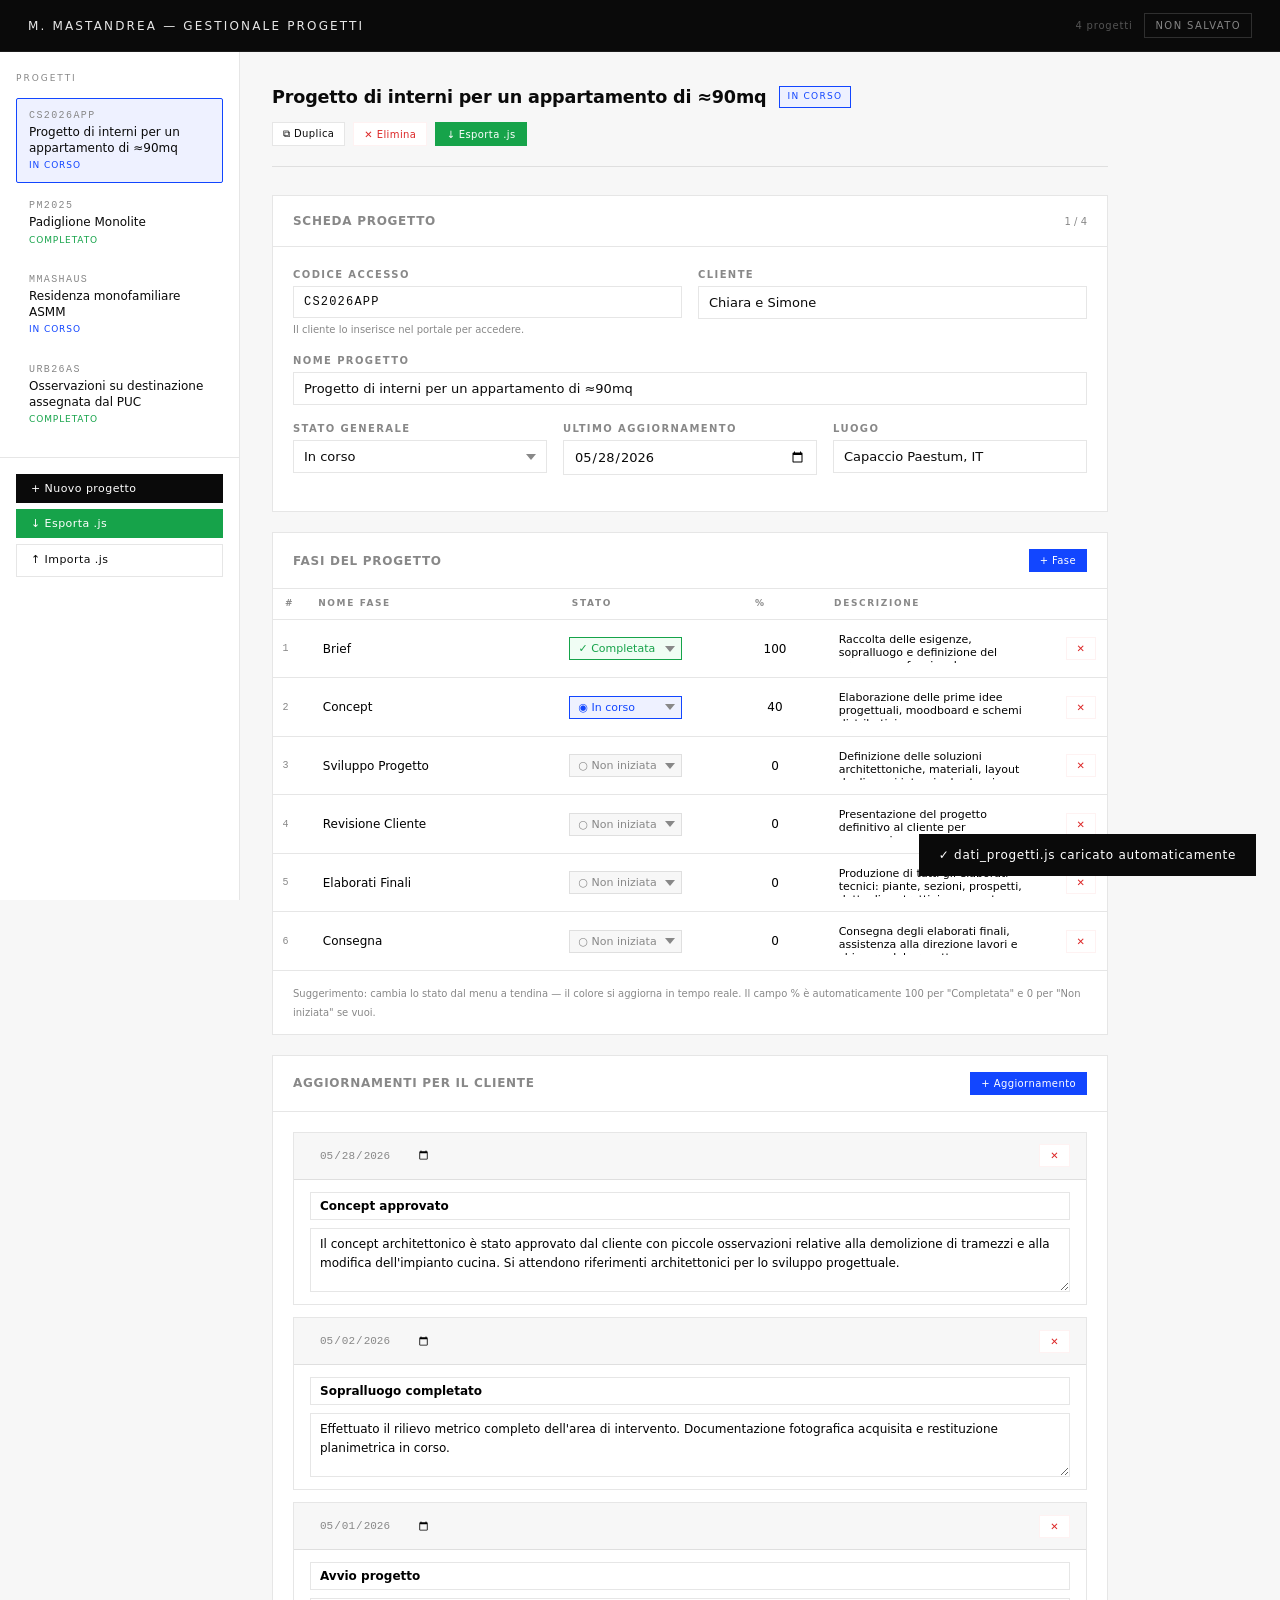
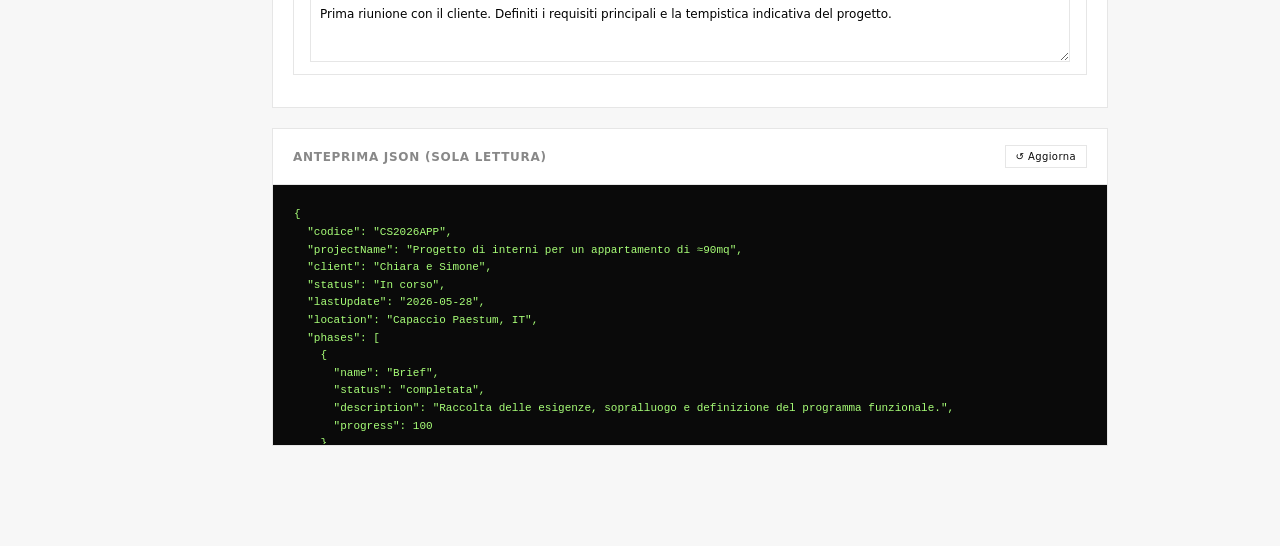
<file: admin.html>
<!DOCTYPE html>
<html lang="it">
<head>
  <meta charset="UTF-8"/>
  <meta name="viewport" content="width=device-width, initial-scale=1.0"/>
  <title>Admin — Gestionale Progetti</title>
  <style>
/* ═══════════════════════════════════════════════
   GESTIONALE PROGETTI — Marco Mastandrea
   Nessuna dipendenza esterna.
   ═══════════════════════════════════════════════ */
*, *::before, *::after { box-sizing: border-box; margin: 0; padding: 0; }

:root {
  --black:  #0a0a0a;
  --white:  #ffffff;
  --paper:  #f7f7f7;
  --rule:   rgba(10,10,10,.1);
  --gray:   #888;
  --blue:   #1246ff;
  --blue-bg:#eef1ff;
  --green:  #16a34a;
  --green-bg:#f0fdf4;
  --amber:  #d97706;
  --amber-bg:#fffbeb;
  --red:    #dc2626;
  --red-bg: #fef2f2;
  --f: system-ui, -apple-system, 'Segoe UI', sans-serif;
  --mono: 'SFMono-Regular','Consolas','Liberation Mono',monospace;
}

body {
  background: var(--paper);
  color: var(--black);
  font-family: var(--f);
  font-size: 13px;
  line-height: 1.5;
  -webkit-font-smoothing: antialiased;
}
::selection { background: var(--black); color: var(--white); }

/* ── NAV ─────────────────────────────────────── */
.nav {
  position: sticky; top: 0; z-index: 100;
  height: 52px;
  background: var(--black); color: var(--white);
  display: flex; align-items: center; justify-content: space-between;
  padding: 0 1.75rem;
  border-bottom: 1px solid rgba(255,255,255,.08);
}
.nav-logo { font-size: 12px; letter-spacing: .18em; text-transform: uppercase; opacity: .9; }
.nav-right { display: flex; align-items: center; gap: .75rem; }
.nav-badge {
  font-size: 10px; letter-spacing: .14em; text-transform: uppercase;
  padding: 4px 10px; border: 1px solid rgba(255,255,255,.15);
  color: rgba(255,255,255,.5);
}
.nav-hint { font-size: 10px; color: rgba(255,255,255,.3); letter-spacing: .08em; }

/* ── LAYOUT ──────────────────────────────────── */
.shell {
  display: grid;
  grid-template-columns: 240px 1fr;
  min-height: calc(100vh - 52px);
}
@media (max-width: 800px) { .shell { grid-template-columns: 1fr; } }

/* ── SIDEBAR ─────────────────────────────────── */
.sidebar {
  border-right: 1px solid var(--rule);
  background: var(--white);
  display: flex; flex-direction: column;
  position: sticky; top: 52px;
  height: calc(100vh - 52px);
  overflow-y: auto;
}
.sidebar-section { padding: 1.25rem 1rem; border-bottom: 1px solid var(--rule); }
.sidebar-label {
  font-size: 9px; letter-spacing: .22em; text-transform: uppercase;
  color: var(--gray); margin-bottom: .75rem; display: block;
}
.proj-list { display: flex; flex-direction: column; gap: 4px; }
.proj-item {
  padding: .6rem .75rem; cursor: pointer;
  border: 1px solid transparent;
  transition: background .15s, border-color .15s;
  border-radius: 2px;
}
.proj-item:hover { background: var(--paper); }
.proj-item.active { background: var(--blue-bg); border-color: var(--blue); }
.proj-item-code { font-size: 10px; letter-spacing: .14em; color: var(--gray); font-family: var(--mono); }
.proj-item-name { font-size: 12px; font-weight: 500; margin-top: 2px; line-height: 1.3; }
.proj-item-status { font-size: 9px; letter-spacing: .1em; text-transform: uppercase; margin-top: 3px; }
.proj-item-status.in-corso { color: var(--blue); }
.proj-item-status.completato { color: var(--green); }

.sidebar-actions { padding: 1rem; display: flex; flex-direction: column; gap: 6px; }

/* ── MAIN ────────────────────────────────────── */
.main { padding: 2rem 2rem 5rem; max-width: 900px; }
@media (max-width: 640px) { .main { padding: 1.25rem 1.25rem 4rem; } }

/* ── TOOLBAR ─────────────────────────────────── */
.toolbar {
  display: flex; align-items: center; justify-content: space-between;
  flex-wrap: wrap; gap: .75rem;
  margin-bottom: 1.75rem;
  padding-bottom: 1.25rem;
  border-bottom: 1px solid var(--rule);
}
.toolbar-title { font-size: 1.1rem; font-weight: 600; letter-spacing: -.01em; }
.toolbar-right { display: flex; gap: .5rem; flex-wrap: wrap; }

/* ── BUTTONS ─────────────────────────────────── */
.btn {
  display: inline-flex; align-items: center; gap: 6px;
  font-family: var(--f); font-size: 11px; font-weight: 500;
  letter-spacing: .04em; padding: 7px 14px;
  border: 1px solid var(--rule); background: var(--white);
  color: var(--black); cursor: pointer;
  transition: background .15s, border-color .15s, color .15s;
  white-space: nowrap;
}
.btn:hover { background: var(--paper); border-color: #bbb; }
.btn--primary { background: var(--black); color: var(--white); border-color: var(--black); }
.btn--primary:hover { background: #333; border-color: #333; }
.btn--blue { background: var(--blue); color: var(--white); border-color: var(--blue); }
.btn--blue:hover { background: #0030cc; border-color: #0030cc; }
.btn--green { background: var(--green); color: var(--white); border-color: var(--green); }
.btn--green:hover { background: #15803d; border-color: #15803d; }
.btn--danger { color: var(--red); border-color: var(--red-bg); }
.btn--danger:hover { background: var(--red-bg); }
.btn--sm { font-size: 10px; padding: 5px 10px; }

/* ── CARD ────────────────────────────────────── */
.card {
  background: var(--white); border: 1px solid var(--rule);
  margin-bottom: 1.25rem;
}
.card-head {
  padding: 1rem 1.25rem; border-bottom: 1px solid var(--rule);
  display: flex; align-items: center; justify-content: space-between; gap: .75rem;
}
.card-head-title { font-size: 12px; font-weight: 600; letter-spacing: .06em; text-transform: uppercase; color: var(--gray); }
.card-body { padding: 1.25rem; }

/* ── FORM FIELDS ─────────────────────────────── */
.field { margin-bottom: 1rem; }
.field:last-child { margin-bottom: 0; }
.field-label {
  display: block; font-size: 10px; font-weight: 600;
  letter-spacing: .14em; text-transform: uppercase; color: var(--gray);
  margin-bottom: 4px;
}
.field-input, .field-select, .field-textarea {
  width: 100%; font-family: var(--f); font-size: 13px;
  padding: 8px 10px; border: 1px solid var(--rule);
  background: var(--white); color: var(--black);
  outline: none; transition: border-color .15s;
  appearance: none;
}
.field-input:focus, .field-select:focus, .field-textarea:focus {
  border-color: var(--black);
}
.field-input.mono { font-family: var(--mono); font-size: 12px; letter-spacing: .1em; text-transform: uppercase; }
.field-textarea { resize: vertical; min-height: 72px; line-height: 1.55; }
.field-select { background-image: url("data:image/svg+xml,%3Csvg xmlns='http://www.w3.org/2000/svg' width='10' height='6'%3E%3Cpath d='M0 0l5 6 5-6z' fill='%23888'/%3E%3C/svg%3E"); background-repeat: no-repeat; background-position: right 10px center; padding-right: 28px; cursor: pointer; }
.field-row { display: grid; grid-template-columns: 1fr 1fr; gap: 1rem; }
@media (max-width: 600px) { .field-row { grid-template-columns: 1fr; } }
.field-row-3 { display: grid; grid-template-columns: 1fr 1fr 1fr; gap: 1rem; }
@media (max-width: 700px) { .field-row-3 { grid-template-columns: 1fr 1fr; } }

/* ── PHASE TABLE ─────────────────────────────── */
.phase-table { width: 100%; border-collapse: collapse; }
.phase-table th {
  text-align: left; font-size: 9px; font-weight: 600;
  letter-spacing: .18em; text-transform: uppercase; color: var(--gray);
  padding: .5rem .75rem; border-bottom: 1px solid var(--rule);
  white-space: nowrap;
}
.phase-table td { padding: .5rem .6rem; border-bottom: 1px solid var(--rule); vertical-align: middle; }
.phase-table tr:last-child td { border-bottom: none; }
.phase-table tr:hover td { background: var(--paper); }
.phase-num { font-size: 10px; color: var(--gray); font-family: var(--mono); width: 32px; }
.phase-name-cell { font-size: 13px; font-weight: 500; min-width: 140px; }
.phase-name-input {
  width: 100%; font-family: var(--f); font-size: 12px; font-weight: 500;
  border: 1px solid transparent; padding: 4px 6px; background: transparent;
  outline: none; transition: border-color .15s;
}
.phase-name-input:focus { border-color: var(--black); background: var(--white); }
.phase-select {
  font-family: var(--f); font-size: 11px; padding: 4px 24px 4px 8px;
  border: 1px solid var(--rule); background-color: var(--white);
  background-image: url("data:image/svg+xml,%3Csvg xmlns='http://www.w3.org/2000/svg' width='10' height='6'%3E%3Cpath d='M0 0l5 6 5-6z' fill='%23888'/%3E%3C/svg%3E");
  background-repeat: no-repeat; background-position: right 6px center;
  cursor: pointer; outline: none; appearance: none;
  transition: border-color .15s;
}
.phase-select:focus { border-color: var(--black); }
.phase-select.completata { background-color: var(--green-bg); color: var(--green); border-color: var(--green); }
.phase-select.in_corso   { background-color: var(--blue-bg);  color: var(--blue);  border-color: var(--blue); }
.phase-select.non_iniziata { background-color: var(--paper); color: var(--gray); }
.phase-progress {
  width: 60px; font-family: var(--f); font-size: 12px;
  border: 1px solid transparent; padding: 4px 6px; text-align: center;
  outline: none; transition: border-color .15s;
}
.phase-progress:focus { border-color: var(--black); }
.phase-desc-cell { font-size: 11px; color: var(--gray); max-width: 240px; }
.phase-desc-input {
  width: 100%; font-family: var(--f); font-size: 11px;
  border: 1px solid transparent; padding: 4px 6px; background: transparent;
  outline: none; resize: none; min-height: 36px; transition: border-color .15s;
}
.phase-desc-input:focus { border-color: var(--black); background: var(--white); }
.phase-drag { cursor: grab; color: var(--gray); font-size: 14px; user-select: none; padding: 0 4px; }
.phase-drag:active { cursor: grabbing; }

/* ── UPDATE LIST ─────────────────────────────── */
.update-item {
  border: 1px solid var(--rule); margin-bottom: .75rem; background: var(--white);
}
.update-item-head {
  display: flex; align-items: center; justify-content: space-between;
  padding: .6rem 1rem; border-bottom: 1px solid var(--rule);
  background: var(--paper);
}
.update-item-date { font-size: 11px; font-family: var(--mono); color: var(--gray); }
.update-item-title-display { font-size: 13px; font-weight: 600; }
.update-item-body { padding: .75rem 1rem; display: flex; flex-direction: column; gap: .5rem; }
.update-item input, .update-item textarea {
  width: 100%; font-family: var(--f); font-size: 12px;
  border: 1px solid var(--rule); padding: 6px 9px;
  outline: none; transition: border-color .15s; background: var(--white);
}
.update-item input:focus, .update-item textarea:focus { border-color: var(--black); }
.update-item textarea { resize: vertical; min-height: 64px; line-height: 1.6; }

/* ── BADGES ──────────────────────────────────── */
.badge {
  display: inline-block; font-size: 9px; letter-spacing: .14em;
  text-transform: uppercase; padding: 3px 8px; border: 1px solid;
}
.badge-green  { background: var(--green-bg);  color: var(--green); border-color: var(--green); }
.badge-blue   { background: var(--blue-bg);   color: var(--blue);  border-color: var(--blue); }
.badge-gray   { background: var(--paper);     color: var(--gray);  border-color: var(--rule); }

/* ── IMPORT / WELCOME ────────────────────────── */
.welcome {
  display: flex; flex-direction: column; align-items: center; justify-content: center;
  min-height: 60vh; text-align: center; gap: 1.25rem; padding: 2rem;
}
.welcome-title { font-size: 1.5rem; font-weight: 300; letter-spacing: -.02em; }
.welcome-sub   { font-size: 13px; color: var(--gray); max-width: 400px; line-height: 1.7; }
.drop-zone {
  border: 2px dashed var(--rule); padding: 2.5rem 3rem;
  text-align: center; cursor: pointer; transition: border-color .2s, background .2s;
  max-width: 440px; width: 100%;
}
.drop-zone:hover, .drop-zone.dragover { border-color: var(--black); background: var(--paper); }
.drop-zone input { display: none; }
.drop-icon { font-size: 2rem; margin-bottom: .75rem; }
.drop-label { font-size: 13px; color: var(--gray); }
.drop-label strong { color: var(--black); }

/* ── EXPORT PREVIEW ──────────────────────────── */
.export-preview {
  font-family: var(--mono); font-size: 11px; line-height: 1.6;
  background: var(--black); color: #a8ff78;
  padding: 1.25rem; max-height: 260px; overflow-y: auto;
  white-space: pre-wrap; word-break: break-all;
  border: 1px solid var(--rule);
}

/* ── TOAST ───────────────────────────────────── */
#toast {
  position: fixed; bottom: 1.5rem; right: 1.5rem; z-index: 9999;
  background: var(--black); color: var(--white);
  padding: .75rem 1.25rem; font-size: 12px; letter-spacing: .06em;
  opacity: 0; transform: translateY(8px);
  transition: opacity .25s, transform .25s;
  pointer-events: none;
}
#toast.show { opacity: 1; transform: translateY(0); }

/* ── EMPTY STATE ─────────────────────────────── */
.empty { padding: 3rem; text-align: center; color: var(--gray); font-size: 13px; border: 1px dashed var(--rule); }

/* ── CONFIRM DIALOG ─────────────────────────── */
.overlay {
  position: fixed; inset: 0; z-index: 500;
  background: rgba(0,0,0,.45);
  display: none; align-items: center; justify-content: center;
}
.overlay.show { display: flex; }
.dialog {
  background: var(--white); border: 1px solid var(--rule);
  padding: 1.75rem; max-width: 380px; width: 90%;
}
.dialog-title { font-size: 1rem; font-weight: 600; margin-bottom: .5rem; }
.dialog-msg   { font-size: 13px; color: var(--gray); margin-bottom: 1.25rem; line-height: 1.6; }
.dialog-btns  { display: flex; justify-content: flex-end; gap: .5rem; }

/* ── SCROLLBAR ───────────────────────────────── */
::-webkit-scrollbar { width: 4px; height: 4px; }
::-webkit-scrollbar-track { background: transparent; }
::-webkit-scrollbar-thumb { background: var(--rule); }
::-webkit-scrollbar-thumb:hover { background: #bbb; }

@media (max-width: 800px) {
  .sidebar { display: none; }
}
  </style>
  <script src="dati_progetti.js"></script>
</head>
<body>

<!-- NAV -->
<nav class="nav">
  <span class="nav-logo">M. Mastandrea — Gestionale Progetti</span>
  <div class="nav-right">
    <span class="nav-hint" id="proj-count-label"></span>
    <span class="nav-badge" id="save-status">Non salvato</span>
  </div>
</nav>

<!-- SHELL -->
<div class="shell">

  <!-- SIDEBAR -->
  <aside class="sidebar">
    <div class="sidebar-section">
      <span class="sidebar-label">Progetti</span>
      <div class="proj-list" id="proj-list">
        <div style="font-size:11px; color:var(--gray); padding:.5rem 0;">Carica un file per iniziare.</div>
      </div>
    </div>
    <div class="sidebar-actions">
      <button class="btn btn--primary" onclick="newProject()">+ Nuovo progetto</button>
      <button class="btn btn--green"   onclick="exportData()">↓ Esporta .js</button>
      <label class="btn" style="cursor:pointer;">
        ↑ Importa .js
        <input type="file" accept=".js,.json" style="display:none" onchange="importFile(this)"/>
      </label>
    </div>
  </aside>

  <!-- MAIN -->
  <main class="main" id="main-area">
    <div class="welcome" id="welcome-screen">
      <div class="welcome-title">Gestionale Progetti</div>
      <p class="welcome-sub">Carica il file <code>dati_progetti.js</code> per iniziare a modificare i tuoi progetti. Puoi anche trasccinarlo direttamente qui.</p>
      <div class="drop-zone" id="drop-zone" onclick="document.getElementById('file-input-main').click()">
        <div class="drop-icon">📂</div>
        <div class="drop-label"><strong>Clicca o trascina</strong> il file <code>dati_progetti.js</code></div>
        <input type="file" id="file-input-main" accept=".js,.json" onchange="importFile(this)"/>
      </div>
      <p style="font-size:11px; color:var(--gray);">oppure</p>
      <button class="btn btn--primary" onclick="loadSampleData()">Carica dati di esempio</button>
    </div>

    <div id="editor-screen" style="display:none;"></div>
  </main>

</div>

<!-- TOAST -->
<div id="toast"></div>

<!-- CONFIRM DIALOG -->
<div class="overlay" id="confirm-overlay">
  <div class="dialog">
    <div class="dialog-title" id="confirm-title">Conferma</div>
    <div class="dialog-msg"   id="confirm-msg"></div>
    <div class="dialog-btns">
      <button class="btn" onclick="closeConfirm()">Annulla</button>
      <button class="btn btn--danger" id="confirm-ok">Elimina</button>
    </div>
  </div>
</div>

<script>
/* ═══════════════════════════════════════════════
   STATE
   ═══════════════════════════════════════════════ */
let DB       = [];          // array of project objects
let activeIdx = null;       // index of currently selected project
let confirmCb = null;       // pending confirm callback

/* ═══════════════════════════════════════════════
   IMPORT
   ═══════════════════════════════════════════════ */
function importFile(input) {
  const file = input.files[0];
  if (!file) return;
  const reader = new FileReader();
  reader.onload = e => parseAndLoad(e.target.result);
  reader.readAsText(file);
  input.value = '';
}

function parseAndLoad(text) {
  try {
    // Try JSON first
    let data;
    if (text.trim().startsWith('[') || text.trim().startsWith('{')) {
      data = JSON.parse(text);
    } else {
      // Strip the window.PROGETTI_DATA = [...]; wrapper
      const match = text.match(/window\.PROGETTI_DATA\s*=\s*(\[[\s\S]*\])\s*;?/);
      if (!match) throw new Error('Formato non riconosciuto');
      data = JSON.parse(match[1]);
    }
    if (!Array.isArray(data)) data = [data];
    DB = JSON.parse(JSON.stringify(data)); // deep clone
    activeIdx = DB.length > 0 ? 0 : null;
    renderAll();
    toast('✓ File caricato — ' + DB.length + ' progett' + (DB.length === 1 ? 'o' : 'i'));
  } catch(err) {
    toast('⚠ Errore nel file: ' + err.message);
  }
}

function loadSampleData() {
  // Use the real data from dati_progetti.js if window.PROGETTI_DATA exists, else use a stub
  if (window.PROGETTI_DATA && window.PROGETTI_DATA.length) {
    DB = JSON.parse(JSON.stringify(window.PROGETTI_DATA));
  } else {
    DB = [{
      codice: 'ESEMPIO01',
      projectName: 'Progetto di esempio',
      client: 'Cliente',
      status: 'In corso',
      lastUpdate: today(),
      location: 'Capaccio Paestum, IT',
      phases: [
        { name: 'Brief',             status: 'completata',   description: 'Raccolta esigenze e sopralluogo.', progress: 100 },
        { name: 'Concept',           status: 'in_corso',     description: 'Idee progettuali e moodboard.',   progress: 40  },
        { name: 'Sviluppo Progetto', status: 'non_iniziata', description: 'Elaborazione definitiva.',        progress: 0   },
        { name: 'Revisione Cliente', status: 'non_iniziata', description: 'Approvazione del progetto.',      progress: 0   },
        { name: 'Elaborati Finali',  status: 'non_iniziata', description: 'Tavole tecniche complete.',       progress: 0   },
        { name: 'Consegna',          status: 'non_iniziata', description: 'Consegna finale al cliente.',     progress: 0   }
      ],
      updates: [
        { date: today(), title: 'Avvio progetto', description: 'Prima riunione con il cliente. Definiti i requisiti principali.' }
      ]
    }];
  }
  activeIdx = 0;
  renderAll();
  toast('✓ Dati di esempio caricati');
}

/* ═══════════════════════════════════════════════
   EXPORT
   ═══════════════════════════════════════════════ */
function exportData() {
  if (DB.length === 0) { toast('Nessun dato da esportare'); return; }
  syncActiveToDB();
  const json = JSON.stringify(DB, null, 2);
  const output = `// ============================================================\n//  DATI PROGETTI — Marco Mastandrea Architetto\n//  Generato dal gestionale il ${new Date().toLocaleDateString('it-IT')}\n//\n//  STATI FASE:\n//    "completata"   → fase terminata\n//    "in_corso"     → fase attiva\n//    "non_iniziata" → fase futura\n// ============================================================\n\nwindow.PROGETTI_DATA = ${json};\n`;
  const blob = new Blob([output], { type: 'text/javascript' });
  const url  = URL.createObjectURL(blob);
  const a    = document.createElement('a');
  a.href = url; a.download = 'dati_progetti.js'; a.click();
  URL.revokeObjectURL(url);
  setSaveStatus('Esportato');
  toast('✓ File esportato — sostituisci su GitHub');
}

/* ═══════════════════════════════════════════════
   RENDER ALL
   ═══════════════════════════════════════════════ */
function renderAll() {
  document.getElementById('welcome-screen').style.display = 'none';
  document.getElementById('editor-screen').style.display  = 'block';
  renderSidebar();
  renderEditor();
  document.getElementById('proj-count-label').textContent = DB.length + ' progett' + (DB.length === 1 ? 'o' : 'i');
}

function renderSidebar() {
  const list = document.getElementById('proj-list');
  if (DB.length === 0) {
    list.innerHTML = '<div style="font-size:11px; color:var(--gray); padding:.5rem 0;">Nessun progetto.</div>';
    return;
  }
  list.innerHTML = DB.map((p, i) => {
    const cls = i === activeIdx ? 'proj-item active' : 'proj-item';
    const statusCls = p.status.toLowerCase().replace(' ','') === 'incorso' ? 'in-corso' : 'completato';
    return `<div class="${cls}" onclick="selectProject(${i})">
      <div class="proj-item-code">${p.codice || '—'}</div>
      <div class="proj-item-name">${p.projectName || 'Senza nome'}</div>
      <div class="proj-item-status ${statusCls}">${p.status || ''}</div>
    </div>`;
  }).join('');
}

/* ═══════════════════════════════════════════════
   PROJECT SELECTION
   ═══════════════════════════════════════════════ */
function selectProject(idx) {
  syncActiveToDB();
  activeIdx = idx;
  renderAll();
  window.scrollTo({ top: 0, behavior: 'smooth' });
}

/* ═══════════════════════════════════════════════
   SYNC FORM → DB
   ═══════════════════════════════════════════════ */
function syncActiveToDB() {
  if (activeIdx === null || !DB[activeIdx]) return;
  const p = DB[activeIdx];

  // Meta fields
  ['codice','projectName','client','status','lastUpdate','location'].forEach(k => {
    const el = document.getElementById('field-' + k);
    if (el) p[k] = el.value.trim();
  });

  // Phases
  const rows = document.querySelectorAll('.phase-row');
  p.phases = Array.from(rows).map((row, i) => ({
    name:        row.querySelector('.phase-name-input').value.trim(),
    status:      row.querySelector('.phase-select').value,
    description: row.querySelector('.phase-desc-input').value.trim(),
    progress:    parseInt(row.querySelector('.phase-progress').value) || 0
  }));

  // Updates
  const uItems = document.querySelectorAll('.update-item');
  p.updates = Array.from(uItems).map(item => ({
    date:        item.querySelector('[data-field="date"]').value,
    title:       item.querySelector('[data-field="title"]').value.trim(),
    description: item.querySelector('[data-field="desc"]').value.trim()
  }));
}

/* ═══════════════════════════════════════════════
   RENDER EDITOR
   ═══════════════════════════════════════════════ */
function renderEditor() {
  const area = document.getElementById('editor-screen');

  if (activeIdx === null || !DB[activeIdx]) {
    area.innerHTML = `<div class="empty">Seleziona un progetto dalla barra laterale o creane uno nuovo.</div>`;
    return;
  }

  const p = DB[activeIdx];

  area.innerHTML = `
    <!-- TOOLBAR -->
    <div class="toolbar">
      <div style="display:flex; align-items:center; gap:.75rem; flex-wrap:wrap;">
        <span class="toolbar-title">${p.projectName || 'Nuovo progetto'}</span>
        <span class="badge ${p.status === 'Completato' ? 'badge-green' : 'badge-blue'}">${p.status}</span>
      </div>
      <div class="toolbar-right">
        <button class="btn btn--sm" onclick="duplicateProject(${activeIdx})">⧉ Duplica</button>
        <button class="btn btn--sm btn--danger" onclick="deleteProject(${activeIdx})">✕ Elimina</button>
        <button class="btn btn--green btn--sm" onclick="exportData()">↓ Esporta .js</button>
      </div>
    </div>

    <!-- SCHEDA PROGETTO -->
    <div class="card">
      <div class="card-head">
        <span class="card-head-title">Scheda progetto</span>
        <span style="font-size:10px; color:var(--gray);">${activeIdx + 1} / ${DB.length}</span>
      </div>
      <div class="card-body">
        <div class="field-row">
          <div class="field">
            <label class="field-label" for="field-codice">Codice accesso</label>
            <input class="field-input mono" id="field-codice" value="${esc(p.codice)}" placeholder="es. CS2026APP" oninput="this.value=this.value.toUpperCase()"/>
            <div style="font-size:10px; color:var(--gray); margin-top:4px;">Il cliente lo inserisce nel portale per accedere.</div>
          </div>
          <div class="field">
            <label class="field-label" for="field-client">Cliente</label>
            <input class="field-input" id="field-client" value="${esc(p.client)}" placeholder="Nome cliente"/>
          </div>
        </div>
        <div class="field">
          <label class="field-label" for="field-projectName">Nome progetto</label>
          <input class="field-input" id="field-projectName" value="${esc(p.projectName)}" placeholder="Descrizione sintetica"/>
        </div>
        <div class="field-row-3">
          <div class="field">
            <label class="field-label" for="field-status">Stato generale</label>
            <select class="field-select" id="field-status">
              <option ${p.status==='In corso'   ? 'selected':''}>In corso</option>
              <option ${p.status==='Completato' ? 'selected':''}>Completato</option>
              <option ${p.status==='Sospeso'    ? 'selected':''}>Sospeso</option>
            </select>
          </div>
          <div class="field">
            <label class="field-label" for="field-lastUpdate">Ultimo aggiornamento</label>
            <input class="field-input" type="date" id="field-lastUpdate" value="${p.lastUpdate || today()}"/>
          </div>
          <div class="field">
            <label class="field-label" for="field-location">Luogo</label>
            <input class="field-input" id="field-location" value="${esc(p.location)}" placeholder="Città, IT"/>
          </div>
        </div>
      </div>
    </div>

    <!-- FASI -->
    <div class="card">
      <div class="card-head">
        <span class="card-head-title">Fasi del progetto</span>
        <button class="btn btn--sm btn--blue" onclick="addPhase()">+ Fase</button>
      </div>
      <div class="card-body" style="padding:0; overflow-x:auto;">
        <table class="phase-table">
          <thead>
            <tr>
              <th style="width:28px;">#</th>
              <th>Nome fase</th>
              <th>Stato</th>
              <th style="width:68px;">%</th>
              <th>Descrizione</th>
              <th style="width:52px;"></th>
            </tr>
          </thead>
          <tbody id="phases-tbody">
            ${(p.phases || []).map((ph, i) => phaseRow(ph, i)).join('')}
          </tbody>
        </table>
      </div>
      <div style="padding:.75rem 1.25rem; border-top:1px solid var(--rule);">
        <span style="font-size:10px; color:var(--gray);">Suggerimento: cambia lo stato dal menu a tendina — il colore si aggiorna in tempo reale. Il campo % è automaticamente 100 per "Completata" e 0 per "Non iniziata" se vuoi.</span>
      </div>
    </div>

    <!-- AGGIORNAMENTI -->
    <div class="card">
      <div class="card-head">
        <span class="card-head-title">Aggiornamenti per il cliente</span>
        <button class="btn btn--sm btn--blue" onclick="addUpdate()">+ Aggiornamento</button>
      </div>
      <div class="card-body" id="updates-body">
        ${(p.updates && p.updates.length)
          ? p.updates.map((u, i) => updateItem(u, i)).join('')
          : '<div class="empty">Nessun aggiornamento. Aggiungine uno.</div>'
        }
      </div>
    </div>

    <!-- ANTEPRIMA JSON -->
    <div class="card">
      <div class="card-head">
        <span class="card-head-title">Anteprima JSON (sola lettura)</span>
        <button class="btn btn--sm" onclick="refreshPreview()">↺ Aggiorna</button>
      </div>
      <div class="card-body" style="padding:0;">
        <pre class="export-preview" id="json-preview">${jsonPreview()}</pre>
      </div>
    </div>
  `;

  // After render: attach phase-select live color
  document.querySelectorAll('.phase-select').forEach(applyPhaseSelectColor);
}

/* ═══════════════════════════════════════════════
   PHASE ROW TEMPLATE
   ═══════════════════════════════════════════════ */
function phaseRow(ph, i) {
  return `<tr class="phase-row" draggable="false">
    <td class="phase-num">${i + 1}</td>
    <td><input class="phase-name-input" value="${esc(ph.name)}" placeholder="Nome fase"/></td>
    <td>
      <select class="phase-select ${ph.status}" onchange="applyPhaseSelectColor(this)">
        <option value="completata"   ${ph.status==='completata'   ? 'selected':''}>✓ Completata</option>
        <option value="in_corso"     ${ph.status==='in_corso'     ? 'selected':''}>◉ In corso</option>
        <option value="non_iniziata" ${ph.status==='non_iniziata' ? 'selected':''}>○ Non iniziata</option>
      </select>
    </td>
    <td><input class="phase-progress" type="number" min="0" max="100" value="${ph.progress}" placeholder="0"/></td>
    <td><textarea class="phase-desc-input" placeholder="Descrizione breve della fase…">${esc(ph.description)}</textarea></td>
    <td style="text-align:center;">
      <button class="btn btn--sm btn--danger" onclick="deletePhaseRow(this)" title="Elimina fase">✕</button>
    </td>
  </tr>`;
}

function applyPhaseSelectColor(sel) {
  sel.classList.remove('completata','in_corso','non_iniziata');
  sel.classList.add(sel.value);
}

function deletePhaseRow(btn) {
  btn.closest('tr').remove();
  setSaveStatus('Modificato');
}

function addPhase() {
  const tbody = document.getElementById('phases-tbody');
  const i = tbody.querySelectorAll('tr').length;
  const ph = { name: 'Nuova fase', status: 'non_iniziata', description: '', progress: 0 };
  tbody.insertAdjacentHTML('beforeend', phaseRow(ph, i));
  const newSel = tbody.querySelectorAll('.phase-select');
  applyPhaseSelectColor(newSel[newSel.length - 1]);
  setSaveStatus('Modificato');
}

/* ═══════════════════════════════════════════════
   UPDATE ITEM TEMPLATE
   ═══════════════════════════════════════════════ */
function updateItem(u, i) {
  return `<div class="update-item">
    <div class="update-item-head">
      <input type="date" data-field="date" value="${u.date || today()}" style="font-family:var(--mono); font-size:11px; border:none; background:transparent; color:var(--gray); outline:none; width:130px;"/>
      <button class="btn btn--sm btn--danger" onclick="deleteUpdateItem(this)">✕</button>
    </div>
    <div class="update-item-body">
      <input type="text" data-field="title" value="${esc(u.title)}" placeholder="Titolo aggiornamento" style="font-weight:600;"/>
      <textarea data-field="desc" placeholder="Descrizione dettagliata…">${esc(u.description)}</textarea>
    </div>
  </div>`;
}

function addUpdate() {
  syncActiveToDB();
  const body = document.getElementById('updates-body');
  // Remove empty state
  const empty = body.querySelector('.empty');
  if (empty) empty.remove();
  const u = { date: today(), title: '', description: '' };
  body.insertAdjacentHTML('afterbegin', updateItem(u, 0));
  // Focus title
  body.querySelector('[data-field="title"]').focus();
  setSaveStatus('Modificato');
}

function deleteUpdateItem(btn) {
  const item = btn.closest('.update-item');
  confirm2('Elimina aggiornamento?', 'Questa azione è irreversibile.', () => {
    item.remove();
    const body = document.getElementById('updates-body');
    if (!body.querySelector('.update-item')) {
      body.innerHTML = '<div class="empty">Nessun aggiornamento.</div>';
    }
    setSaveStatus('Modificato');
  });
}

/* ═══════════════════════════════════════════════
   PROJECT ACTIONS
   ═══════════════════════════════════════════════ */
function newProject() {
  syncActiveToDB();
  const p = {
    codice: 'NUOVO' + String(Date.now()).slice(-4),
    projectName: 'Nuovo progetto',
    client: '',
    status: 'In corso',
    lastUpdate: today(),
    location: 'Capaccio Paestum, IT',
    phases: [
      { name: 'Brief',             status: 'non_iniziata', description: 'Raccolta delle esigenze, sopralluogo e definizione del programma funzionale.', progress: 0 },
      { name: 'Concept',           status: 'non_iniziata', description: 'Elaborazione delle prime idee progettuali, moodboard e schemi distributivi.', progress: 0 },
      { name: 'Sviluppo Progetto', status: 'non_iniziata', description: 'Definizione delle soluzioni architettoniche e dei materiali.', progress: 0 },
      { name: 'Revisione Cliente', status: 'non_iniziata', description: 'Presentazione del progetto definitivo al cliente.', progress: 0 },
      { name: 'Elaborati Finali',  status: 'non_iniziata', description: 'Produzione di tutti gli elaborati tecnici.', progress: 0 },
      { name: 'Consegna',          status: 'non_iniziata', description: 'Consegna degli elaborati finali e chiusura del progetto.', progress: 0 }
    ],
    updates: []
  };
  DB.push(p);
  activeIdx = DB.length - 1;
  renderAll();
  toast('✓ Nuovo progetto creato');
}

function duplicateProject(idx) {
  syncActiveToDB();
  const copy = JSON.parse(JSON.stringify(DB[idx]));
  copy.codice = copy.codice + '_COPIA';
  copy.projectName += ' (copia)';
  DB.push(copy);
  activeIdx = DB.length - 1;
  renderAll();
  toast('✓ Progetto duplicato');
}

function deleteProject(idx) {
  confirm2(
    'Elimina progetto?',
    `"${DB[idx].projectName}" verrà rimosso. L'operazione è irreversibile.`,
    () => {
      DB.splice(idx, 1);
      activeIdx = DB.length > 0 ? Math.min(idx, DB.length - 1) : null;
      renderAll();
      toast('Progetto eliminato');
    }
  );
}

/* ═══════════════════════════════════════════════
   JSON PREVIEW
   ═══════════════════════════════════════════════ */
function jsonPreview() {
  if (activeIdx === null || !DB[activeIdx]) return '(nessun progetto selezionato)';
  return esc(JSON.stringify(DB[activeIdx], null, 2));
}

function refreshPreview() {
  syncActiveToDB();
  const el = document.getElementById('json-preview');
  if (el) el.innerHTML = jsonPreview();
}

/* ═══════════════════════════════════════════════
   CHANGE TRACKING
   ═══════════════════════════════════════════════ */
document.addEventListener('input', () => setSaveStatus('Modificato'));
document.addEventListener('change', () => setSaveStatus('Modificato'));

function setSaveStatus(txt) {
  const el = document.getElementById('save-status');
  if (!el) return;
  el.textContent = txt;
  el.style.color = txt === 'Esportato' ? '#a8ff78' : 'rgba(255,255,255,.5)';
}

/* ═══════════════════════════════════════════════
   DRAG & DROP FILE
   ═══════════════════════════════════════════════ */
const dz = document.getElementById('drop-zone');
if (dz) {
  dz.addEventListener('dragover',  e => { e.preventDefault(); dz.classList.add('dragover'); });
  dz.addEventListener('dragleave', () => dz.classList.remove('dragover'));
  dz.addEventListener('drop', e => {
    e.preventDefault(); dz.classList.remove('dragover');
    const file = e.dataTransfer.files[0];
    if (!file) return;
    const reader = new FileReader();
    reader.onload = ev => parseAndLoad(ev.target.result);
    reader.readAsText(file);
  });
}

// Also allow drop anywhere
document.addEventListener('dragover', e => e.preventDefault());
document.addEventListener('drop', e => {
  e.preventDefault();
  const file = e.dataTransfer.files[0];
  if (file && (file.name.endsWith('.js') || file.name.endsWith('.json'))) {
    const reader = new FileReader();
    reader.onload = ev => parseAndLoad(ev.target.result);
    reader.readAsText(file);
  }
});

/* ═══════════════════════════════════════════════
   CONFIRM DIALOG
   ═══════════════════════════════════════════════ */
function confirm2(title, msg, cb) {
  document.getElementById('confirm-title').textContent = title;
  document.getElementById('confirm-msg').textContent   = msg;
  confirmCb = cb;
  document.getElementById('confirm-overlay').classList.add('show');
}
function closeConfirm() {
  document.getElementById('confirm-overlay').classList.remove('show');
  confirmCb = null;
}
document.getElementById('confirm-ok').addEventListener('click', () => {
  if (confirmCb) { confirmCb(); }
  closeConfirm();
});

/* ═══════════════════════════════════════════════
   TOAST
   ═══════════════════════════════════════════════ */
let toastTimer;
function toast(msg) {
  const el = document.getElementById('toast');
  el.textContent = msg;
  el.classList.add('show');
  clearTimeout(toastTimer);
  toastTimer = setTimeout(() => el.classList.remove('show'), 2800);
}

/* ═══════════════════════════════════════════════
   UTILS
   ═══════════════════════════════════════════════ */
function today() {
  return new Date().toISOString().slice(0, 10);
}
function esc(str) {
  if (str === undefined || str === null) return '';
  return String(str)
    .replace(/&/g,'&amp;')
    .replace(/</g,'&lt;')
    .replace(/>/g,'&gt;')
    .replace(/"/g,'&quot;');
}

/* ═══════════════════════════════════════════════
   AUTO-LOAD if dati_progetti.js is in same folder
   ═══════════════════════════════════════════════ */
window.addEventListener('load', () => {
  if (window.PROGETTI_DATA && window.PROGETTI_DATA.length) {
    DB = JSON.parse(JSON.stringify(window.PROGETTI_DATA));
    activeIdx = 0;
    renderAll();
    toast('✓ dati_progetti.js caricato automaticamente');
  }
});
</script>

</body>
</html>
</file>
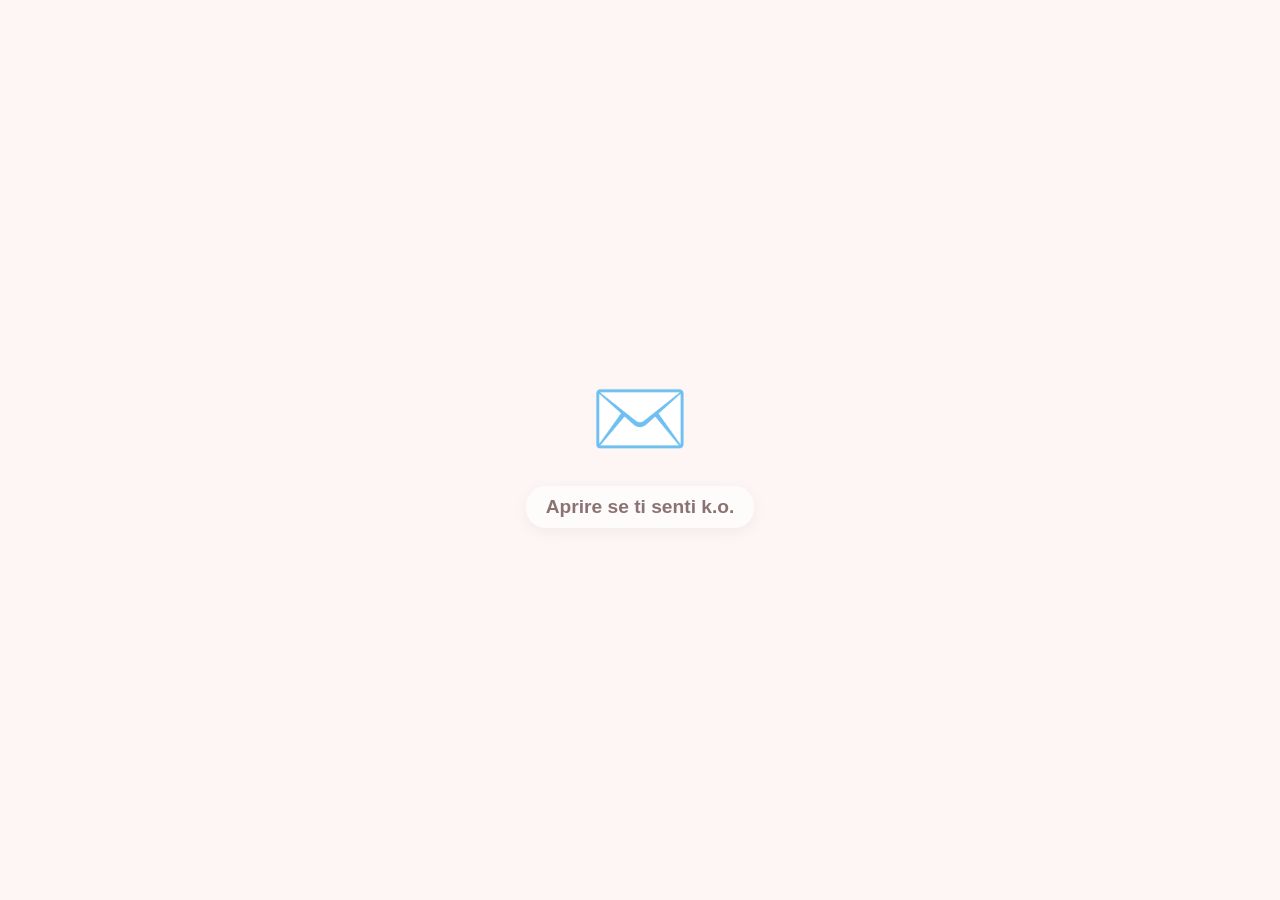
<file: as.html>
<!DOCTYPE html>
<html lang="it">
<head>
    <meta charset="UTF-8">
    <meta name="viewport" content="width=device-width, initial-scale=1.0">
    <title>Per te
    </title>
    <style>
        * {
            box-sizing: border-box;
            margin: 0;
            padding: 0;
        }

        body {
            font-family: -apple-system, BlinkMacSystemFont, "Segoe UI", Roboto, Helvetica, Arial, sans-serif;
            background-color: #fdf6f5; /* Un rosa/beige molto delicato e caldo */
            color: #4a4a4a;
            display: flex;
            align-items: center;
            justify-content: center;
            min-height: 100vh;
            text-align: center;
            overflow: hidden;
        }

        .container {
            width: 90%;
            max-width: 400px;
            position: relative;
        }

        /* --- VISTA BUSTA (Chiusa) --- */
        #envelope-view {
            cursor: pointer;
            transition: opacity 0.5s ease, transform 0.5s ease;
            display: flex;
            flex-direction: column;
            align-items: center;
            gap: 20px;
        }

        .envelope-icon {
            font-size: 80px;
            animation: float 3s ease-in-out infinite;
        }

        .instruction {
            font-size: 1.2rem;
            font-weight: 600;
            color: #8b7373;
            background: rgba(255, 255, 255, 0.6);
            padding: 10px 20px;
            border-radius: 20px;
            box-shadow: 0 4px 15px rgba(0,0,0,0.05);
        }

        @keyframes float {
            0% { transform: translateY(0px); }
            50% { transform: translateY(-10px); }
            100% { transform: translateY(0px); }
        }

        /* --- VISTA LETTERA (Aperta) --- */
        #letter-view {
            background: #ffffff;
            padding: 40px 30px;
            border-radius: 16px;
            box-shadow: 0 10px 30px rgba(0,0,0,0.08);
            opacity: 0;
            transform: scale(0.9) translateY(20px);
            pointer-events: none;
            position: absolute;
            top: 50%;
            left: 50%;
            width: 100%;
            translate: -50% -50%;
            transition: opacity 0.6s ease, transform 0.6s ease;
        }

        #letter-view.open {
            opacity: 1;
            transform: scale(1) translateY(0);
            pointer-events: auto;
        }

        .intro-text {
            font-size: 1.1rem;
            line-height: 1.5;
            margin-bottom: 25px;
            color: #555;
        }

        .prescription-box {
            background-color: #fdf9eb; /* Giallino caldo */
            border-left: 4px solid #f2c94c;
            padding: 20px;
            border-radius: 0 8px 8px 0;
            text-align: left;
        }

        .prescription-title {
            font-weight: bold;
            color: #b8860b;
            font-size: 0.9rem;
            text-transform: uppercase;
            letter-spacing: 1px;
            margin-bottom: 10px;
            display: flex;
            align-items: center;
            gap: 8px;
        }

        .prescription-text {
            font-size: 1rem;
            line-height: 1.6;
            margin-bottom: 15px;
            color: #333;
        }

        .prognosis {
            font-size: 0.95rem;
            font-weight: 600;
            color: #d35400;
        }

        /* Nasconde la busta quando si apre */
        .hidden {
            opacity: 0;
            transform: scale(0.8);
            pointer-events: none;
        }
    </style>
</head>
<body>

    <div class="container">
        
        <!-- Busta iniziale -->
        <div id="envelope-view" onclick="openLetter()">
            <div class="envelope-icon">✉️</div>
            <div class="instruction">Aprire se ti senti k.o.</div>
        </div>

        <!-- Messaggio interno -->
        <div id="letter-view">
            <p class="intro-text">
                Questa pagina non serve a niente.<br>Tranne ricordarti che c’è qualcuno al tuo fianco che sta facendo il tifo finché domani tu stia un po’ meglio <3
            </p>

            <div class="prescription-box">
                <div class="prescription-title">
                    <span>🩺</span> Dr. Março Mastriandre
                </div>
                <div class="prescription-text">
                    Restare rigorosamente a letto (o divano), bere acqua, mangiare kiwi gialli e omogeneizzati.
                </div>
                <div class="prognosis">
                    Prognosi: quanto più breve possibile.
                    Cordialità,
                    Dr. MM
                </div>
            </div>
        </div>

    </div>

    <script>
        function openLetter() {
            // Nasconde la busta
            document.getElementById('envelope-view').classList.add('hidden');
            
            // Aspetta un attimo e mostra la lettera
            setTimeout(() => {
                document.getElementById('letter-view').classList.add('open');
            }, 300);
        }
    </script>
</body>
</html>
</file>
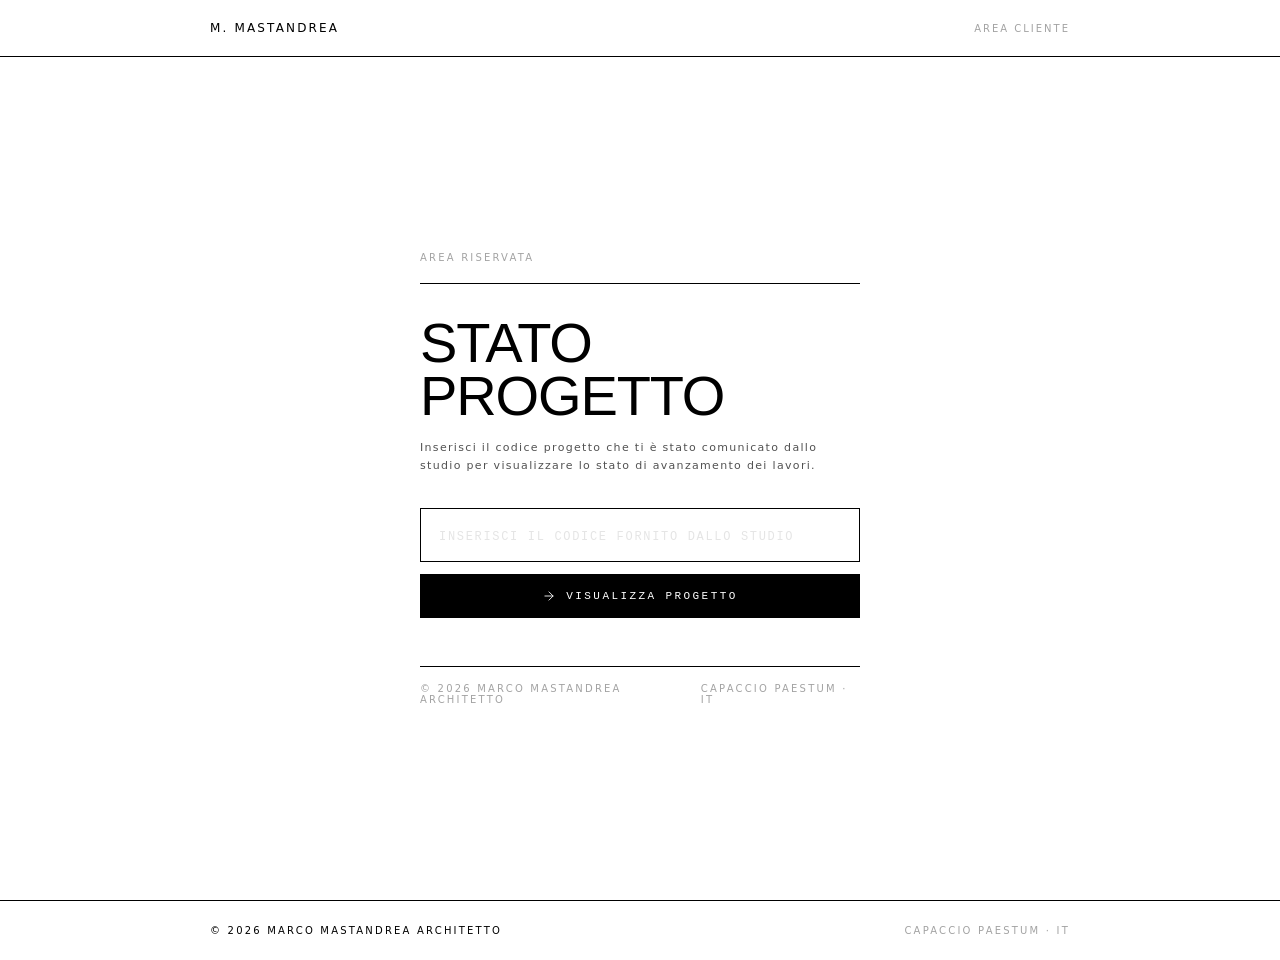
<file: stato.html>
<!DOCTYPE html>
<html lang="it">
<head>
  <meta charset="UTF-8" />
  <meta name="viewport" content="width=device-width, initial-scale=1.0" />
  <title>Stato Progetto — Marco Mastandrea Architetto</title>
  <link rel="preconnect" href="https://fonts.googleapis.com" />
  <link rel="preconnect" href="https://fonts.gstatic.com" crossorigin />
 <!-- <link href="https://fonts.googleapis.com/css2?family=Fraunces:ital,opsz,wght@0,9..144,200..900;1,9..144,200..900&family=JetBrains+Mono:wght@400;500;700&display=swap" rel="stylesheet" />-->
  <style>
    *, *::before, *::after { box-sizing: border-box; margin: 0; padding: 0; }

    :root {
      --blue-dark:   #1e3a8a;
      --blue-mid:    #2563eb;
      --blue-light:  #bfdbfe;
      --blue-bg:     #eff6ff;
      --black:       #000;
      --white:       #fff;
      --gray-100:    #f5f5f5;
      --gray-200:    #e5e5e5;
      --gray-400:    #a3a3a3;
      --gray-600:    #525252;
    }

    html, body {
      background: var(--white);
      color: var(--black);
      font-family: "Geist", "Inter", system-ui, sans-serif;
      -webkit-font-smoothing: antialiased;
    }
    ::selection { background: var(--black); color: var(--white); }
    a { color: inherit; text-decoration: none; }

    /* grain texture */
    body {
    /*  background-image: radial-gradient(rgba(0,0,0,0.025) 1px, transparent 1px);
      background-size: 4px 4px; */
    }

    /* ── TOP BAR ── */
    .top-bar {
      position: sticky; top: 0; z-index: 40;
      background: var(--white);
      border-bottom: 1px solid var(--black);
    }
    .top-bar-inner {
      max-width: 900px; margin: 0 auto;
      padding: 0 1.25rem; height: 56px;
      display: flex; align-items: center; justify-content: space-between;
    }
    .brand { font-size: 12px; letter-spacing: 0.18em; text-transform: uppercase; }
    .brand:hover { background: #000; color: #fff; }
    .top-label { font-size: 10px; letter-spacing: 0.2em; text-transform: uppercase; color: var(--gray-400); }

    /* ── MAIN WRAPPER ── */
    .main { max-width: 900px; margin: 0 auto; padding: 3rem 1.25rem 6rem; }
    @media (min-width: 640px) { .main { padding: 4rem 2rem 6rem; } }

    /* ── ANIMATIONS ── */
    @keyframes rise { from { opacity: 0; transform: translateY(8px); } to { opacity: 1; transform: translateY(0); } }
    @keyframes pulse-blue {
      0%, 100% { background-color: var(--blue-light); }
      50%       { background-color: var(--blue-mid); }
    }
    @keyframes pulse-dot {
      0%, 100% { opacity: 1; } 50% { opacity: 0.3; }
    }
    .rise   { animation: rise 0.5s ease-out both; }
    .rise-1 { animation-delay: 0.05s; }
    .rise-2 { animation-delay: 0.12s; }
    .rise-3 { animation-delay: 0.20s; }
    .rise-4 { animation-delay: 0.28s; }
    .rise-5 { animation-delay: 0.36s; }
    .rise-6 { animation-delay: 0.44s; }

    /* ── DIVIDER ── */
    .divider { border: none; border-top: 1px solid var(--black); margin: 0; }
    .mono-10 { font-size: 10px; letter-spacing: 0.22em; text-transform: uppercase; }
    .mono-12 { font-size: 12px; letter-spacing: 0.16em; text-transform: uppercase; }
    .muted   { color: var(--gray-400); }

    /* ── LOGIN SCREEN ── */
    #screen-login { display: block; }
    #screen-project { display: none; }

    .login-wrap {
      min-height: calc(100vh - 57px);
      display: flex; flex-direction: column; justify-content: center;
      padding: 3rem 1.25rem;
      max-width: 480px; margin: 0 auto;
    }

    .login-section { font-size: 10px; letter-spacing: 0.22em; text-transform: uppercase; color: var(--gray-400); margin-bottom: 0.5rem; }
    .login-title {
      font-family: 'Helvetica', serif; font-weight: 300;
      font-size: clamp(2.5rem, 7vw, 3.5rem);
      line-height: 0.95; letter-spacing: -0.02em; text-transform: uppercase;
      margin-bottom: 1rem;
    }
    .login-hint { font-size: 11px; letter-spacing: 0.12em; color: var(--gray-600); line-height: 1.7; margin-bottom: 2rem; }

    .login-form { display: flex; flex-direction: column; gap: 12px; }
    .code-input {
      border: 1px solid var(--black); background: var(--white);
      padding: 16px 18px; font-family: 'JetBrains Mono', monospace;
      font-size: 18px; letter-spacing: 0.22em; text-transform: uppercase;
      outline: none; color: #2563eb; width: 100%;
      transition: background 0.15s;
    }
    .code-input::placeholder { color: var(--gray-200); letter-spacing: 0.14em; font-size: 12px; }
    .code-input:focus { background: #fafafa; }

    .login-btn {
      border: 1px solid var(--black); background: var(--black); color: var(--white);
      padding: 14px 20px; font-family: 'JetBrains Mono', monospace;
      font-size: 11px; letter-spacing: 0.22em; text-transform: uppercase;
      cursor: pointer; transition: background 0.2s; display: flex;
      align-items: center; justify-content: center; gap: 10px;
    }
    .login-btn:hover { background: #222; }

    .login-error {
      border: 1px solid var(--black); padding: 12px 16px;
      font-size: 11px; letter-spacing: 0.14em; color: var(--black);
      background: var(--gray-100); display: none;
    }

    .login-footer {
      margin-top: 3rem; border-top: 1px solid var(--black); padding-top: 1rem;
      display: flex; justify-content: space-between;
    }

    /* ── PROJECT HEADER ── */
    .project-header { margin-top: 1rem; }
    .ph-meta { display: flex; justify-content: space-between; align-items: flex-start; }
    .ph-section { font-size: 10px; letter-spacing: 0.22em; text-transform: uppercase; color: var(--gray-400); }
    .ph-divider { border: none; border-top: 1px solid var(--black); margin: 12px 0 2rem; }

    .ph-name {
      font-family: 'Helvetica', serif; font-weight: 300;
      font-size: clamp(3rem, 10vw, 3rem);
      line-height: 0.92; letter-spacing: -0.03em; text-transform: uppercase;
    }
    .ph-name em { font-style:; }

    .ph-info-row {
      margin-top: 1.5rem; display: grid;
      grid-template-columns: repeat(auto-fit, minmax(140px, 1fr));
      gap: 1.5rem;
    }
    .ph-info-block {}
    .ph-info-label { font-size: 10px; letter-spacing: 0.22em; text-transform: uppercase; color: var(--gray-400); margin-bottom: 4px; }
    .ph-info-value { font-size: 13px; letter-spacing: 0.12em; text-transform: uppercase; }

    .status-badge {
      display: inline-block; border: 1px solid var(--blue-dark);
      padding: 4px 10px; font-size: 10px; letter-spacing: 0.2em; text-transform: uppercase;
    }
    .status-badge.completato { background: var(--blue-dark); color: var(--white); }

    /* ── SECTION LABEL ── */
    .section-wrap { margin-top: 3.5rem; }
    .section-header {
      display: flex; align-items: center; justify-content: space-between;
      margin-bottom: 12px;
    }
    .section-tag { font-size: 10px; letter-spacing: 0.22em; text-transform: uppercase; color: var(--gray-400); }

    /* ── TIMELINE ORIZZONTALE ── */
    .timeline-h-outer { overflow-x: auto; -webkit-overflow-scrolling: touch; padding-bottom: 8px; }
    .timeline-h {
      display: flex; align-items: stretch; gap: 0;
      min-width: 560px; border: 1px solid white;
    }

    .tl-phase {
      flex: 1; display: flex; flex-direction: column;
      border-right: 1px solid white; cursor: default;
    }
    .tl-phase:last-child { border-right: none; }

    .tl-bar {
      height: 10px; transition: background 0.3s;
    }
    .tl-phase.completata  .tl-bar { background: var(--blue-dark); color: red;}
    .tl-phase.in_corso    .tl-bar { animation: pulse-blue 1.8s ease-in-out infinite; color: yellow;}
    .tl-phase.non_iniziata .tl-bar { background: var(--gray-200); color: blue;}

    .tl-body { padding: 8px 12px 14px; flex: 1; }
    .tl-num  { font-size: 9px; letter-spacing: 0.2em; color: var(--gray-400); margin-bottom: 0px; }
    .tl-name { font-size: 10px; letter-spacing: 0.18em; text-transform: uppercase; line-height: 1.4; font-weight: 700; color: dimgray;}

    .tl-status-row { display: flex; align-items: center; gap: 6px; margin-top: 8px; }
    .tl-check {
      width: 14px; height: 14px; border: 1px solid var(--blue-dark);
      background: var(--blue-dark); display: flex; align-items: center; justify-content: center;
      flex-shrink: 0;
    }
    .tl-check svg { width: 8px; height: 8px; }

    .tl-dot-active {
      width: 8px; height: 8px;
      background: var(--blue-mid);
      animation: pulse-dot 1.5s ease-in-out infinite;
      flex-shrink: 0;
    }
    .tl-dot-inactive { width: 8px; height: 8px; border: 1px solid var(--gray-200); flex-shrink: 0; }

    .tl-status-label {
      font-size: 9px; letter-spacing: 0.18em; text-transform: uppercase;
    }
.tl-phase.completata   .tl-status-label,
.tl-phase.completata   .tl-name,
.tl-phase.completata   .tl-num  { color: var(--blue-dark); }

.tl-phase.in_corso     .tl-status-label,
.tl-phase.in_corso     .tl-name,
.tl-phase.in_corso     .tl-num  { color: var(--blue-mid); }

.tl-phase.non_iniziata .tl-status-label,
.tl-phase.non_iniziata .tl-name,
.tl-phase.non_iniziata .tl-num  { color: var(--gray-400); }

    /* ── CURRENT PHASE CARD ── */
    .phase-card {
      border: 1px solid royalblue; margin-top: 1.5rem;
    }
    #pc-pct {color:royalblue;}
    .phase-card-top {
      padding: 12px 18px;
      background: royalblue; color: var(--white);
      display: flex; align-items: center; justify-content: space-between;
    }
    .phase-card-label { font-size: 9px; letter-spacing: 0.25em; text-transform: uppercase; }
    .phase-card-name  { font-size: 11px; letter-spacing: 0.18em; text-transform: uppercase; font-weight: 700; }
    .phase-card-pct   { font-family: 'Helvetica', serif; font-size: 2rem; font-weight: 300; letter-spacing: -0.02em; }

    .phase-card-body { padding: 18px;}
    .phase-card-desc { font-size: 12px; letter-spacing: 0.1em; line-height: 1.75; color: royalblue; opacity: 0.8; }

    .progress-bar-wrap { margin-top: 1.25rem; }
    .progress-bar-track {
      height: 4px; background: var(--gray-200); position: relative; overflow: hidden;
    }
    .progress-bar-fill {
      height: 100%; background: royalblue;
      transition: width 1s cubic-bezier(0.4,0,0.2,1);
      position: relative;
    }
    .progress-bar-fill::after {
      content: ''; position: absolute; right: 0; top: 0; bottom: 0;
      width: 3px; background: var(--blue-dark);
    }
    .progress-labels {
      display: flex; justify-content: space-between; margin-top: 6px;
    }
    .progress-label { font-size: 9px; letter-spacing: 0.2em; text-transform: uppercase; color: var(--gray-400); }
    .progress-value { font-size: 10px; letter-spacing: 0.18em; color: var(--blue-mid); font-weight: 700; }

    /* ── LATEST UPDATE ── */
    .update-latest {
      border: 0px solid var(--black); padding: 20px;
    }
    .update-latest-date { font-size: 10px; letter-spacing: 0.2em; text-transform: uppercase; color: var(--gray-400); margin-bottom: 6px; }
    .update-latest-title { font-size: 13px; letter-spacing: 0.16em; text-transform: uppercase; font-weight: 700; margin-bottom: 10px; }
    .update-latest-desc { font-size: 12px; letter-spacing: 0.1em; line-height: 1.75; color: var(--gray-600); }

    /* ── STORICO ── */
    .history-list { margin-top: 1rem; }
    .history-item {
      display: grid; grid-template-columns: 1fr; gap: 6px;
      padding: 18px 0; border-bottom: 1px solid var(--gray-200);
      position: relative;
    }
    @media (min-width: 480px) {
      .history-item { grid-template-columns: 120px 1fr; gap: 0 1.5rem; }
    }
    .history-item:last-child { border-bottom: none; }

    .history-date {
      font-size: 10px; letter-spacing: 0.18em; text-transform: uppercase;
      color: var(--gray-400); padding-top: 2px;
    }
    .history-content {}
    .history-title { font-size: 12px; letter-spacing: 0.14em; text-transform: uppercase; font-weight: 700; margin-bottom: 5px; }
    .history-desc  { font-size: 11px; letter-spacing: 0.1em; line-height: 1.7; color: var(--gray-600); }

    /* line sul lato sinistro dello storico */
    .history-list { border-left: 2px solid var(--gray-200); padding-left: 1.5rem; margin-left: 4px; }
    .history-item::before {
      content: ''; position: absolute; left: -1.75rem; top: 22px;
      width: 8px; height: 8px; border: 1px solid var(--black); background: var(--white);
    }

    /* ── BACK BUTTON ── */
    .back-btn {
      display: inline-flex; align-items: center; gap: 8px;
      font-size: 11px; letter-spacing: 0.18em; text-transform: uppercase;
      border-bottom: 1px solid var(--black); padding-bottom: 2px;
      cursor: pointer; background: none; border-top: none; border-left: none; border-right: none;
      transition: background 0.15s, color 0.15s; padding: 4px 6px;
      font-family: 'JetBrains Mono', monospace;
    }
    .back-btn:hover { background: var(--black); color: var(--white); }

    /* ── FOOTER ── */
    .page-footer { border-top: 1px solid var(--black); }
    .footer-inner {
      max-width: 900px; margin: 0 auto;
      padding: 1.5rem 1.25rem;
      display: flex; justify-content: space-between; align-items: center;
    }
  </style>
</head>
<body>

  <!-- TOP BAR -->
  <header class="top-bar">
    <div class="top-bar-inner">
      <a href="index.html" class="brand">M. Mastandrea</a>
      <span class="top-label" id="top-label">Area Cliente</span>
    </div>
  </header>

  <!-- ══ SCHERMATA LOGIN ══ -->
  <div id="screen-login">
    <div class="login-wrap">
      <p class="login-section rise">Area Riservata</p>
      <div style="border-top:1px solid #000;margin:12px 0 2rem"></div>
      <h1 class="login-title rise rise-1">Stato<br>Progetto</h1>
      <p class="login-hint rise rise-2">
        Inserisci il codice progetto che ti è stato comunicato dallo studio per visualizzare lo stato di avanzamento dei lavori.
      </p>
      <div class="login-form rise rise-3">
        <input
          type="text"
          class="code-input"
          id="code-input"
          placeholder="inserisci il codice fornito dallo studio"
          autocomplete="off"
          spellcheck="false"
          maxlength="20"
          aria-label="Codice progetto"
        />
        <div class="login-error" id="login-error" role="alert">
          Codice non riconosciuto. Verifica il codice ricevuto dallo studio.
        </div>
        <button class="login-btn" onclick="handleLogin()" id="login-btn">
          <svg width="14" height="14" viewBox="0 0 24 24" fill="none" stroke="currentColor" stroke-width="1.5" stroke-linecap="round" stroke-linejoin="round"><line x1="5" y1="12" x2="19" y2="12"/><polyline points="12 5 19 12 12 19"/></svg>
          Visualizza progetto
        </button>
      </div>
      <div class="login-footer rise rise-4">
        <span class="mono-10 muted">© 2026 Marco Mastandrea Architetto</span>
        <span class="mono-10 muted">Capaccio Paestum · IT</span>
      </div>
    </div>
  </div>

  <!-- ══ SCHERMATA PROGETTO ══ -->
  <div id="screen-project">
    <div class="main">

      <!-- BACK -->
      <div class="rise">
        <button class="back-btn" onclick="showLogin()" aria-label="Torna al login">
          <svg width="13" height="13" viewBox="0 0 24 24" fill="none" stroke="currentColor" stroke-width="1.5" stroke-linecap="round" stroke-linejoin="round"><line x1="19" y1="12" x2="5" y2="12"/><polyline points="12 19 5 12 12 5"/></svg>
          Altro progetto
        </button>
      </div>

      <!-- PROJECT HEADER -->
      <div class="project-header rise rise-1">
        <div class="ph-meta" style="margin-top:1.5rem">
          <span class="ph-section" id="ph-section">—</span>
          <span class="ph-section" id="ph-code">—</span>
        </div>
        <hr class="ph-divider" />
        <h1 class="ph-name" id="ph-name">—</h1>
        <div class="ph-info-row">
          <div class="ph-info-block">
            <div class="ph-info-label">Stato</div>
            <div class="ph-info-value"><span class="status-badge" id="ph-status">—</span></div>
          </div>
          <div class="ph-info-block">
            <div class="ph-info-label">Fase attuale</div>
            <div class="ph-info-value" id="ph-phase">—</div>
          </div>
          <div class="ph-info-block">
            <div class="ph-info-label">Ultimo aggiornamento</div>
            <div class="ph-info-value" id="ph-update">—</div>
          </div>
          <div class="ph-info-block">
            <div class="ph-info-label">Sede</div>
            <div class="ph-info-value" id="ph-location">—</div>
          </div>
        </div>
      </div>

      <!-- TIMELINE ORIZZONTALE -->
      <div class="section-wrap rise rise-2">
        <div class="section-header">
          <span class="section-tag">Avanzamento fasi</span>
          <span class="section-tag" id="tl-fraction">—</span>
        </div>
        <hr class="divider" style="margin-bottom:1rem" />
        <div class="timeline-h-outer">
          <div class="timeline-h" id="timeline-h" role="list" aria-label="Fasi del progetto"></div>
        </div>
      </div>

      <!-- FASE CORRENTE CARD -->
      <div class="section-wrap rise rise-3">
        <div class="section-header">
          <span class="section-tag">Fase in corso</span>
        </div>
        <hr class="divider" />
        <div class="phase-card" id="phase-card">
          <div class="phase-card-top">
            <div>
              <div class="phase-card-label">Fase attuale</div>
              <div class="phase-card-name" id="pc-name">—</div>
            </div>
        <<div class="phase-card-pct" id="pc-pct">—</div>
          </div>
          <div class="phase-card-body">
            <p class="phase-card-desc" id="pc-desc">—</p>
            <div class="progress-bar-wrap">
              <div class="progress-bar-track">
                <div class="progress-bar-fill" id="pc-bar" style="width:0%"></div>
              </div>
              <div class="progress-labels">
                <span class="progress-label">Avanzamento</span>
                <span class="progress-value" id="pc-bar-label">0%</span>
              </div>
            </div>
          </div>
        </div>
      </div>

      <!-- ULTIMO AGGIORNAMENTO -->

      <div class="section-wrap rise rise-4" id="section-update" style="display:none">
        <div class="section-header">
          <span class="section-tag">Ultimo aggiornamento</span>
        </div>
        <hr class="divider" />
        <div class="update-latest" id="update-latest"></div>
      </div>

      <!-- STORICO AGGIORNAMENTI -->
      <div class="section-wrap rise rise-5" id="section-history" style="display:none">
        <div class="section-header">
          <span class="section-tag">Storico aggiornamenti</span>
          <span class="section-tag muted" id="history-count">—</span>
        </div>
        <hr class="divider" />
        <div class="history-list" id="history-list"></div>
      </div>
      
      <!-- FIRMA -->
      <div class="section-wrap rise rise-6" style="margin-top:4rem;display:grid;grid-template-columns:1fr 1fr;gap:1rem">
      <div style="border-top:1px solid var(--gray-400);padding-top:1rem">
          <div class="mono-10 muted">Stato di avanzamento</div>
          <div class="mono-12" style="margin-top:4px"></div>
        </div>
        <div style="border-top:1px var(--gray-400);padding-top:1rem;text-align:right">
          <div class="mono-10 muted">Portale Cliente</div>
          <div class="mono-12" style="margin-top:4px"></div>
        </div>
      </div>

    </div>
  </div>

  <!-- FOOTER -->
  <footer class="page-footer">
    <div class="footer-inner">
      <span class="mono-10">© 2026 Marco Mastandrea Architetto</span>
      <span class="mono-10 muted">Capaccio Paestum · IT</span>
    </div>
  </footer>

  <!-- DATA FILE -->
  <script src="dati_progetti.js"></script>

  <script>
  // ── UTILS ──
  function formatDate(iso) {
    if (!iso) return '—';
    const [y, m, d] = iso.split('-');
    return `${d}/${m}/${y}`;
  }

  function getActivePhaseName(phases) {
    const active = phases.find(p => p.status === 'in_corso');
    if (active) return active.name;
    const last = [...phases].reverse().find(p => p.status === 'completata');
    return last ? last.name : phases[0]?.name || '—';
  }

  function getActivePhase(phases) {
    return phases.find(p => p.status === 'in_corso') || null;
  }

  function completedCount(phases) {
    return phases.filter(p => p.status === 'completata').length;
  }

  // ── RENDER TIMELINE ──
  function renderTimeline(phases) {
    const container = document.getElementById('timeline-h');
    container.innerHTML = '';
    phases.forEach((ph, i) => {
      const el = document.createElement('div');
      el.className = `tl-phase ${ph.status}`;
      el.setAttribute('role', 'listitem');
      el.setAttribute('aria-label', `${ph.name}: ${ph.status.replace('_',' ')}`);

      let dotHTML = '';
      if (ph.status === 'completata') {
        dotHTML = `<div class="tl-check" aria-hidden="true">
          <svg viewBox="0 0 10 10" fill="none" stroke="#fff" stroke-width="2" stroke-linecap="round" stroke-linejoin="round">
            <polyline points="1.5,5 4,7.5 8.5,2.5"/>
          </svg>
        </div>`;
      } else if (ph.status === 'in_corso') {
        dotHTML = `<div class="tl-dot-active" aria-hidden="true"></div>`;
      } else {
        dotHTML = `<div class="tl-dot-inactive" aria-hidden="true"></div>`;
      }

      const statusLabel = ph.status === 'completata' ? 'Completata'
                        : ph.status === 'in_corso'   ? 'In corso'
                        : 'Da iniziare';

      el.innerHTML = `
        <div class="tl-bar"></div>
        <div class="tl-body">
          <div class="tl-num">${String(i+1).padStart(2,'0')}</div>
          <div class="tl-name">${ph.name}</div>
          <div class="tl-status-row">
            ${dotHTML}
            <span class="tl-status-label">${statusLabel}</span>
          </div>
        </div>`;
      container.appendChild(el);
    });
  }

  // ── RENDER CURRENT PHASE CARD ──
  function renderPhaseCard(phases) {
    const active = getActivePhase(phases);
    const card = document.getElementById('phase-card');

    if (!active) {
      // Tutti completati
      card.querySelector('.phase-card-top').style.background = '#1e3a8a';
      document.getElementById('pc-name').textContent = 'Progetto completato';
      document.getElementById('pc-pct').textContent = '100%';
      document.getElementById('pc-desc').textContent = 'Tutte le fasi sono state completate con successo.';
      document.getElementById('pc-bar').style.width = '100%';
      document.getElementById('pc-bar-label').textContent = '100%';
      return;
    }

    document.getElementById('pc-name').textContent = active.name;
    document.getElementById('pc-pct').textContent = (active.progress || 0) + '%';
    document.getElementById('pc-desc').textContent = active.description || '—';

    // Animate progress bar
    setTimeout(() => {
      const pct = active.progress || 0;
      document.getElementById('pc-bar').style.width = pct + '%';
      document.getElementById('pc-bar-label').textContent = pct + '%';
    }, 400);
  }

  // ── RENDER UPDATES ──
  function renderUpdates(updates) {
    if (!updates || updates.length === 0) return;

    const sectionUpdate = document.getElementById('section-update');
    const sectionHistory = document.getElementById('section-history');

    // Latest
    sectionUpdate.style.display = 'block';
    const latest = updates[0];
    document.getElementById('update-latest').innerHTML = `
      <div class="update-latest-date">${formatDate(latest.date)}</div>
      <div class="update-latest-title">${latest.title}</div>
      <div class="update-latest-desc">${latest.description}</div>`;

    // History (all including latest)
    if (updates.length > 1) {
      sectionHistory.style.display = 'block';
      document.getElementById('history-count').textContent = `${updates.length} voci`;
      const list = document.getElementById('history-list');
      list.innerHTML = updates.map(u => `
        <div class="history-item">
          <div class="history-date">${formatDate(u.date)}</div>
          <div class="history-content">
            <div class="history-title">${u.title}</div>
            <div class="history-desc">${u.description}</div>
          </div>
        </div>`).join('');
    }
  }

  // ── RENDER PROJECT ──
  function renderProject(proj) {
    const names = proj.projectName.split(' ');
    const first = names[0];
    const rest  = names.slice(1).join(' ');
    document.getElementById('ph-name').innerHTML = rest
      ? `${first}<br>${rest}`
      : `${first}`;

    document.getElementById('ph-section').textContent = `Scheda progetto`;
    document.getElementById('ph-code').textContent = `COD. ${proj.codice}`;

    const statusEl = document.getElementById('ph-status');
    statusEl.textContent = proj.status;
    if (proj.status.toLowerCase() === 'completato') statusEl.classList.add('completato');

    document.getElementById('ph-phase').textContent  = getActivePhaseName(proj.phases);
    document.getElementById('ph-update').textContent = formatDate(proj.lastUpdate);
    document.getElementById('ph-location').textContent = proj.location || '—';

    // Fraction
    const done = completedCount(proj.phases);
    document.getElementById('tl-fraction').textContent = `${done} / ${proj.phases.length} fasi`;

    renderTimeline(proj.phases);
    renderPhaseCard(proj.phases);
    renderUpdates(proj.updates);

    // Update top label
    document.getElementById('top-label').textContent = proj.codice;
  }

  // ── LOGIN ──
  function handleLogin() {
    const input = document.getElementById('code-input');
    const code  = input.value.trim().toUpperCase();
    const err   = document.getElementById('login-error');
    err.style.display = 'none';

    if (!code) { input.focus(); return; }

    const data = window.PROGETTI_DATA || [];
    const proj = data.find(p => p.codice.toUpperCase() === code);

    if (!proj) {
      err.style.display = 'block';
      input.focus();
      return;
    }

    // Clear previous state
    document.getElementById('section-update').style.display  = 'none';
    document.getElementById('section-history').style.display = 'none';
    document.getElementById('pc-bar').style.width = '0%';

    renderProject(proj);

    document.getElementById('screen-login').style.display   = 'none';
    document.getElementById('screen-project').style.display = 'block';
    window.scrollTo({top: 0, behavior: 'smooth'});
  }

  function showLogin() {
    document.getElementById('screen-login').style.display   = 'block';
    document.getElementById('screen-project').style.display = 'none';
    document.getElementById('top-label').textContent = 'Area Cliente';
    window.scrollTo({top: 0, behavior: 'smooth'});
  }

  // Enter key on input
  document.getElementById('code-input').addEventListener('keydown', e => {
    if (e.key === 'Enter') handleLogin();
  });

  // Uppercase input live
  document.getElementById('code-input').addEventListener('input', function() {
    const pos = this.selectionStart;
    this.value = this.value.toUpperCase();
    this.setSelectionRange(pos, pos);
    document.getElementById('login-error').style.display = 'none';
  });

  // ── AUTO-LOGIN from URL param ?code=XXXXX ──
  (function() {
    const params = new URLSearchParams(window.location.search);
    const code   = params.get('code');
    if (code) {
      document.getElementById('code-input').value = code.toUpperCase();
      handleLogin();
    }
  })();
  </script>
</body>
</html>
</file>
